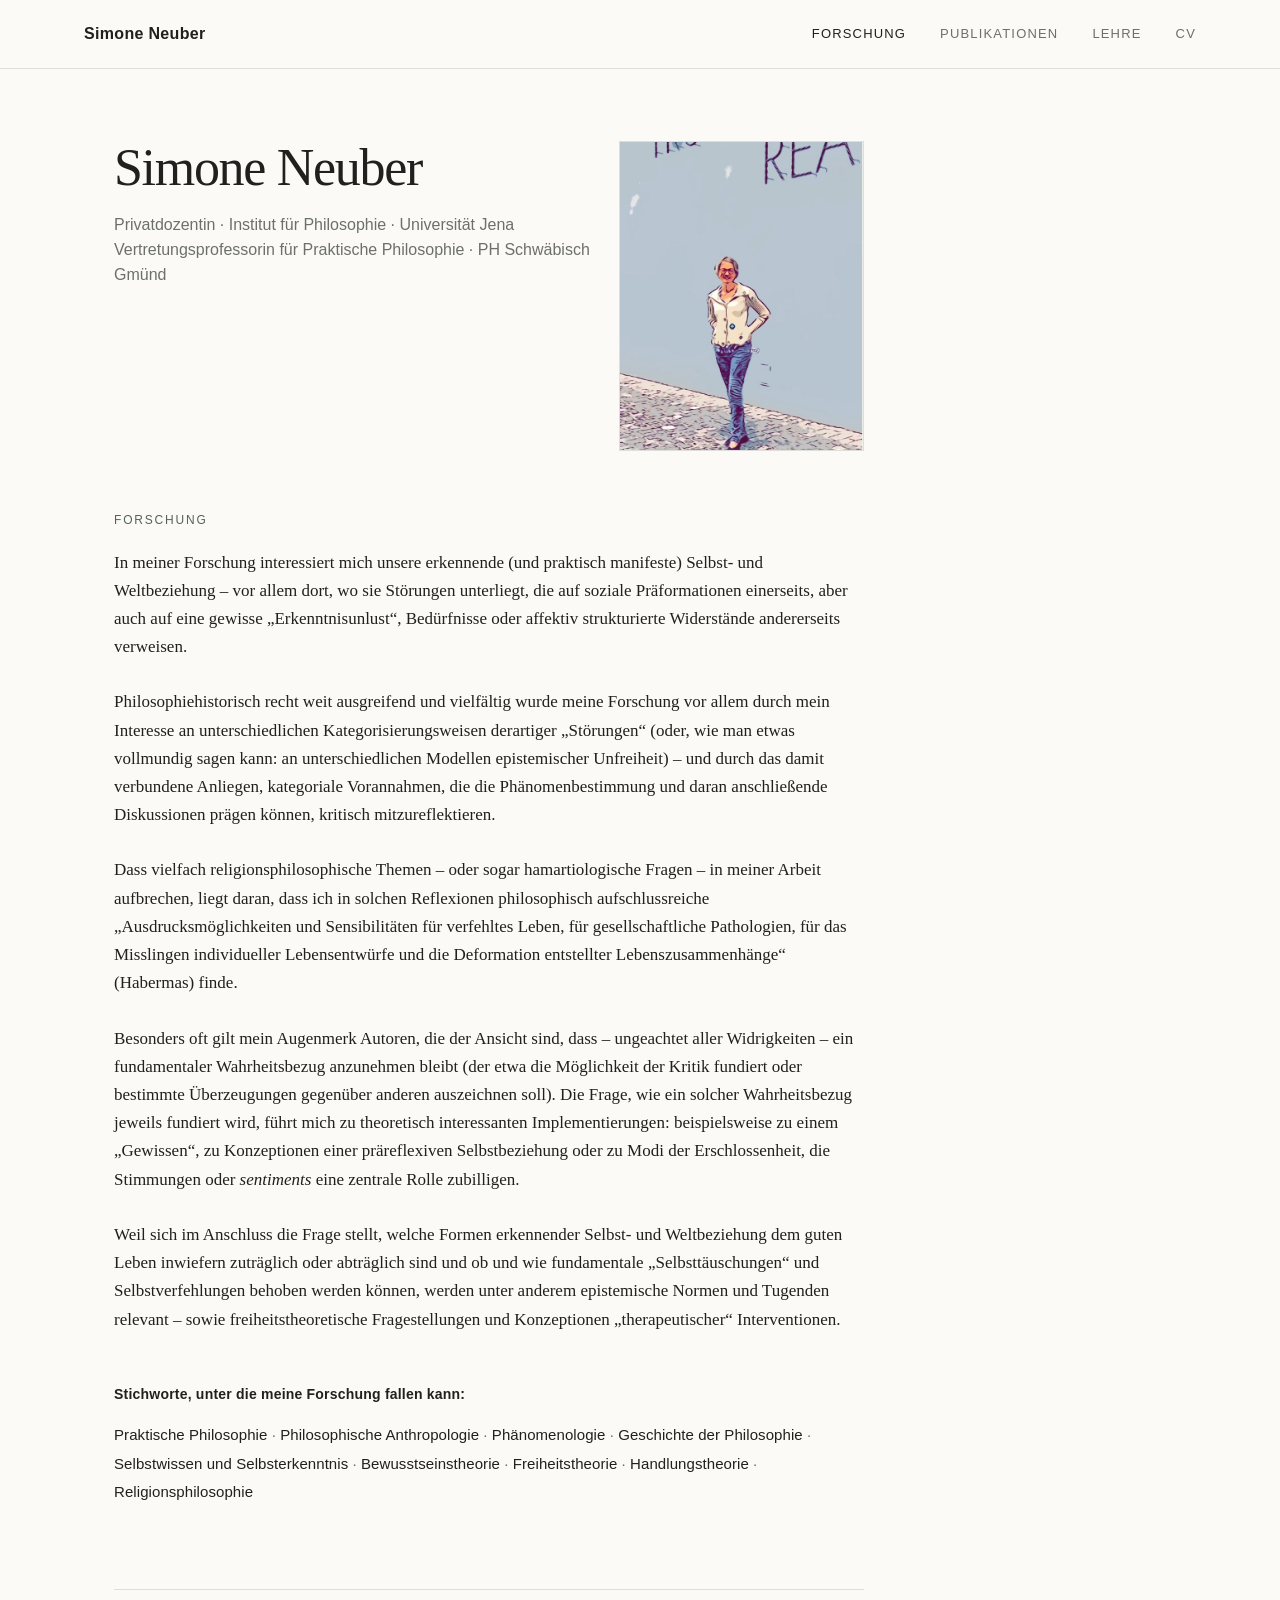
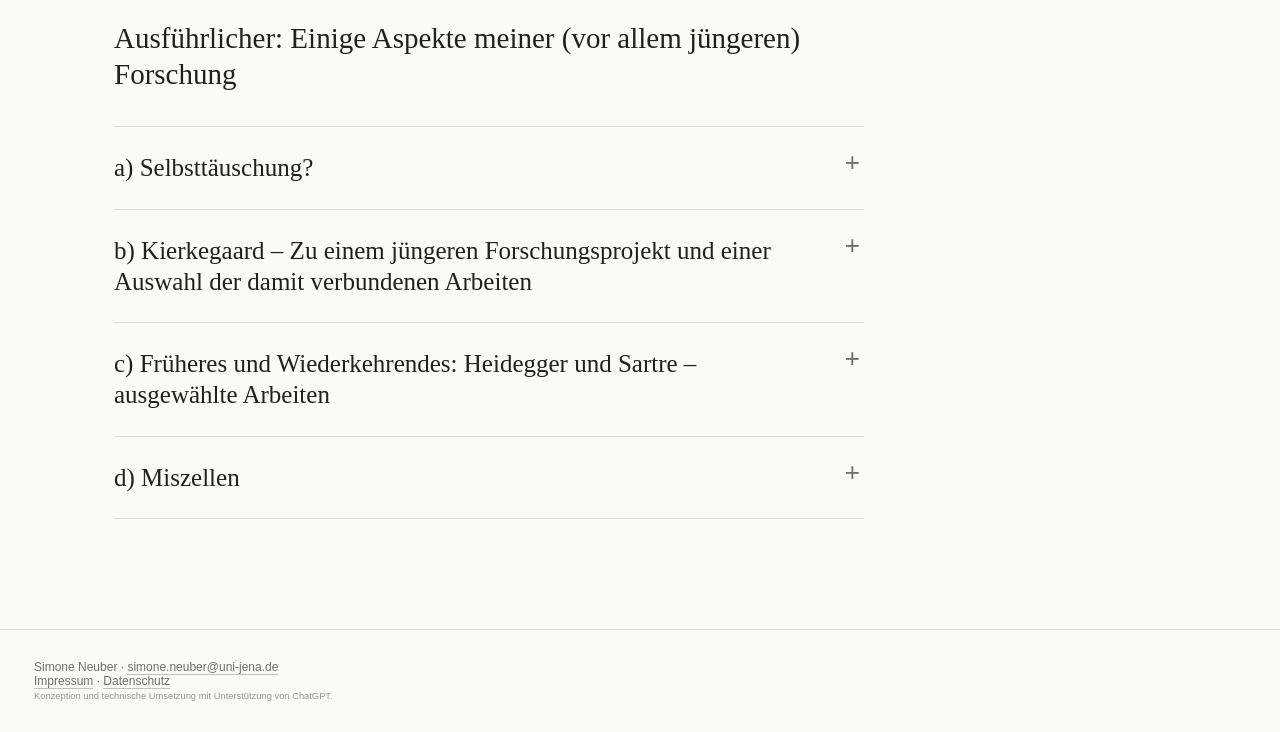
<file: index.html>
<!DOCTYPE html>
<html lang="de"><head><meta charset="utf-8"/><meta content="width=device-width,initial-scale=1" name="viewport"/><title>Simone Neuber · Philosophie</title><meta content="Simone Neuber – Forschung, Publikationen, Lehre und akademischer Lebenslauf." name="description"/><meta content="Simone Neuber" name="author"/><link rel="canonical" href="https://simone-neuber.de/"/><script type="application/ld+json">{"@context":"https://schema.org","@type":"Person","name":"Simone Neuber","url":"https://simone-neuber.de/","jobTitle":"Philosophin","sameAs":["https://uni-jena.academia.edu/SimoneNeuber"]}</script><meta content="light" name="color-scheme"/><link href="styles.css" rel="stylesheet"/></head><body><header><div class="nav"><div class="name">Simone Neuber</div><nav><a aria-label="Forschung" class="active" data-page="research" href="#research">Forschung</a><a aria-label="Publikationen" data-page="publications" href="#publications">Publikationen</a><a aria-label="Lehre" data-page="teaching" href="#teaching">Lehre</a><a aria-label="CV" data-page="cv" href="#cv">CV</a></nav></div></header><section class="page active" id="research">
<section class="hero"><div><h1>Simone Neuber</h1><div class="position">Privatdozentin · Institut für Philosophie · Universität Jena<br/>Vertretungsprofessorin für Praktische Philosophie · PH Schwäbisch Gmünd</div></div><div class="portrait"><img alt="Porträt von Simone Neuber" src="assets/portrait.png" style="width:100%;height:100%;object-fit:cover;object-position:center;border:0"/></div></section>
<main><article class="article"><div class="eyebrow">Forschung</div>
<p>In meiner Forschung interessiert mich unsere erkennende (und praktisch manifeste) Selbst- und Weltbeziehung – vor allem dort, wo sie Störungen unterliegt, die auf soziale Präformationen einerseits, aber auch auf eine gewisse „Erkenntnisunlust“, Bedürfnisse oder affektiv strukturierte Widerstände andererseits verweisen.</p>
<p>Philosophiehistorisch recht weit ausgreifend und vielfältig wurde meine Forschung vor allem durch mein Interesse an unterschiedlichen Kategorisierungsweisen derartiger „Störungen“ (oder, wie man etwas vollmundig sagen kann: an unterschiedlichen Modellen epistemischer Unfreiheit) – und durch das damit verbundene Anliegen, kategoriale Vorannahmen, die die Phänomenbestimmung und daran anschließende Diskussionen prägen können, kritisch mitzureflektieren.</p>
<p>Dass vielfach religionsphilosophische Themen – oder sogar hamartiologische Fragen – in meiner Arbeit aufbrechen, liegt daran, dass ich in solchen Reflexionen philosophisch aufschlussreiche „Ausdrucksmöglichkeiten und Sensibilitäten für verfehltes Leben, für gesellschaftliche Pathologien, für das Misslingen individueller Lebensentwürfe und die Deformation entstellter Lebenszusammenhänge“ (Habermas) finde.</p>
<p>Besonders oft gilt mein Augenmerk Autoren, die der Ansicht sind, dass – ungeachtet aller Widrigkeiten – ein fundamentaler Wahrheitsbezug anzunehmen bleibt (der etwa die Möglichkeit der Kritik fundiert oder bestimmte Überzeugungen gegenüber anderen auszeichnen soll). Die Frage, wie ein solcher Wahrheitsbezug jeweils fundiert wird, führt mich zu theoretisch interessanten Implementierungen: beispielsweise zu einem „Gewissen“, zu Konzeptionen einer präreflexiven Selbstbeziehung oder zu Modi der Erschlossenheit, die Stimmungen oder <em>sentiments</em> eine zentrale Rolle zubilligen.</p>
<p>Weil sich im Anschluss die Frage stellt, welche Formen erkennender Selbst- und Weltbeziehung dem guten Leben inwiefern zuträglich oder abträglich sind und ob und wie fundamentale „Selbsttäuschungen“ und Selbstverfehlungen behoben werden können, werden unter anderem epistemische Normen und Tugenden relevant – sowie freiheitstheoretische Fragestellungen und Konzeptionen „therapeutischer“ Interventionen.</p>
<div class="keywords-label">Stichworte, unter die meine Forschung fallen kann:</div><div class="keywords"><span>Praktische Philosophie</span><span>Philosophische Anthropologie</span><span>Phänomenologie</span><span>Geschichte der Philosophie</span><span>Selbstwissen und Selbsterkenntnis</span><span>Bewusstseinstheorie</span><span>Freiheitstheorie</span><span>Handlungstheorie</span><span>Religionsphilosophie</span></div><h2 class="major">Ausführlicher: Einige Aspekte meiner <span>(vor allem jüngeren)</span> Forschung</h2><details class="research-detail"><summary>a) Selbsttäuschung?</summary><div class="detail-body"><p>Eigentlich wollte ich mit meiner Habilitationsschrift zur aktuellen Debatte um die „Rätsel der Selbsttäuschung“ beitragen – aus Sartre’scher Perspektive. Der Plan war in gewisser Weise aporetisch: Denn wenn Sartres Konzeption der <em>mauvaise foi</em> ernst genommen wird, ist sein Beitrag zur Debatte <em>revisionistisch</em>, weil Sartre meint, dass der konzeptuelle Rahmen der <span class="nowrap">(Fremd-)Täuschung</span>, des Betrugs oder der willentlichen Illusionen die Sache verfehlt. Zu der Sache selbst führt aus Sartres Perspektive einzig der kategoriale Rahmen des „Glaubens“ – oder eben der <em>mauvaise foi</em>.</p><p>Liest man Sartre als jemanden, der in der Sache – wenn auch nicht „historisch“ – kategoriale Bedenken gegenüber der gegenwärtigen Debatte artikuliert, zeigt sich beim Blick auf die Tradition, dass er in guter Gesellschaft ist; paradoxerweise gerade dort, wo die aktuelle Forschungsliteratur zunehmend ihr Phänomen – oder etwas zu ihrer Phänomenfamilie Gehöriges – zu finden scheint. Der kategoriale Zugriff durch das Raster der rätselhaften „Selbsttäuschung“ erweist sich dabei als reichlich problematisches Aktualisierungsmedium: Bei der Einverleibung geht vielfach gerade das kritische Potential der historischen Autoren verloren, durch das sie weniger zur Debatte beitragen als diese vielmehr – durchaus im Sinne Sartres, wenn auch auf je eigene Weise – problematisieren und bereichern können.</p><p>Aus dem geplanten systematischen Beitrag zu den „Rätseln der Selbsttäuschung“ wurde so eine <em>„Dekonstruktion einer […] Debatte aus historischer Perspektive“</em>, die den Sartre’schen Impuls eines „Durchdenk die Sache doch mal so!“ bei einer Reihe von Autoren auf je eigene Weise wiederfindet. Augustinus bringt mit seiner <em>seductio sui</em> ein dynamisch konstituiertes verkehrtes Selbstverhältnis ins Spiel, bei dem sich das Subjekt durch eine „falsche Imagination“, wie es Schelling später nennen wird, so von der Wahrheit wegführt, dass es den „Sündenfall“ in gewisser Weise immer wieder neu performativ vollzieht. (Das klingt anachronistisch und vielleicht eher kierkegaardianisch – aber derartiges blitzt tatsächlich schon bei Augustinus auf!) Kant wirbt mit seiner „inneren Lüge“ für eine bestimmte Form mangelhafter Gewissenhaftigkeit; Pierre Nicoles <em>illusions</em> sind so stark von sozialen Dynamiken getragen, dass sie sich kaum sinnvoll als „Selbsttäuschung“ ansprechen lassen. Und Pascal denkt viel zu verstockungstheoretisch, um Raum für Dynamiken des Sich-selbst-Täuschens zu lassen.</p><p>Genuinere „Selbsttäuschungsdenker“ – wenn auch mit einem eigentümlich weiten Phänomenverständnis – kommen ebenfalls zu Wort: etwa Daniel Dyke, dem wir den ersten systematischen Traktat zu einem ausdrücklich als <em>self-deceit</em> gefassten Phänomen aus dem Jahr 1614 zu verdanken haben und der im Hintergrund der ersten deutschsprachigen Selbstbetrugs- und Selbsttäuschungs-Debatten im 18. Jahrhundert steht. Diese Debatten rekonstruiere ich in groben Zügen und zeichne damit zugleich nach, welche theoretischen Widerstände die Rede von einem wörtlich gemeinten „Selbstbetrug“ zunächst hervorgerufen hat. Bei Wieland wird ihre Diskussion denn auch mit spitzer Ironie in „eine hübsche Gesellschaft“ verlegt, „wo diese Materie, mit aller Seichtigkeit […] durchgebeutelt wurde“. Umso bemerkenswerter ist, wie selbstverständlich sich die Kategorie heute auf sehr viel ältere und durchaus heterogene Phänomene zurückprojizieren lässt.</p><div class="pub-label">Damit verbundene Arbeiten (Auswahl)</div><p><em>Selbsttäuschung. Dekonstruktion einer (moral-)philosophischen Debatte aus historischer Perspektive</em> (Tübingen, 2025).</p><p>„Würdewidrig und Grund des Bösen? Kant zur inneren Lüge“ (<em>Kant-Studien</em>, 2026).</p><p>„Deceiving oneself into faith? – On Pascal’s regimen and its implied conditions of success“ (<em>Neue Zeitschrift für Systematische Theologie und Religionsphilosophie,</em> 2023)</p></div></details><details class="research-detail"><summary>b) Kierkegaard – Zu einem jüngeren Forschungsprojekt und einer Auswahl der damit verbundenen Arbeiten</summary><div class="detail-body"><p>Sofern Kierkegaard mit seinem pseudonymen Werk die Programmatik eines <em>Hineintäuschens in das Wahre</em> verbindet, das aus einem umfassenden „Sinnentrug“ befreien soll, führt meine Auseinandersetzung mit ihm – die von der Fritz Thyssen Stiftung gefördert wurde – in gewisser Weise die Faszination fort, die das obige Projekt angetrieben hat. Doch verschieben sich die Akzente.</p><p>„Selbstverhältnisse dies- und jenseits des Ärgernisses“ (<em>Neue Zeitschrift für Systematische Theologie und Religionsphilosophie</em>, 2026). Kierkegaard ist durch seinen Schreibstil für viele ein recht ärgerlicher Autor. Er ist auch einer, der das „Ärgernis“ als affektiven Abstoßeffekt des absoluten Paradoxes der Christologie zu einer zentralen Kategorie macht. Selig ist, wer in „die Möglichkeit des Ärgernisses“ gestellt ist – und sich nicht ärgert.</p><p>Mich interessiert in diesem Text, ob Kierkegaard theoretisch (und nicht nur exegetisch) gute Gründe hat, diese Disjunktion aus Ärgernis-Nehmen und Nicht-Ärgernis-Nehmen anzubieten (was ich durch eine Analyse der praktischen Identität der sogenannten „ethischen Existenz“ und einer bestimmten Konzeption der „Zusage“ bejahe). Die sehr Kierkegaard-immanente Frage führt auf direktem Weg zu systematisch relevanten Fragen: etwa nach der Möglichkeit einer grundlegenden Transformation praktischer Selbstverhältnisse oder zu der Frage, wie Freiheit gedacht werden muss, wenn „Gnade“ in ihre Bedingungen eingeht, ohne die Struktur der Freiheit als Selbstbestimmtheit zu kompromittieren.</p><p>„Ethik für Unsterbliche – ‚Offenbarwerden‘ als Arbeit am ultimativen Bewusstsein“ (<em>Kierkegaard Studies Yearbook</em>, 2025). Heidegger wird immer wieder mit Kierkegaard in Verbindung gebracht, sofern auch dieser dem Tod existenztransformative Kraft bescheinige. Ich schlage eine andere Lektüre vor: Bei Kierkegaard trägt nicht der Tod, sondern der Gedanke der Unsterblichkeit – genauer: eines göttlichen Endgerichts – die transformative Last. Mit ihm verbindet sich die Dringlichkeit, bereits in der Zeit als jene Verantwortungseinheit zu existieren, als welche jeder Einzelne ultimativ angeschaut wird. „Offenbarwerden“ bezeichnet dann die Arbeit an einem solchen „ultimativen Bewusstsein“ – und damit zugleich eine eigentümliche Konzeption praktischer Identität, in der die Frage, wer ich bin und sein soll, von der Frage nach demjenigen, als der ich mich zu verantworten habe, nicht zu trennen ist.</p><p>„Kierkegaards Angst-Abhandlung als ‚gottesfürchtige Satire‘“ (<em>Kierkegaard Studies Yearbook</em>, 2023). Hier gehe ich den eigentlich recht offensichtlichen ironischen Brechungen der berühmten Angst-Schrift nach. Nimmt man sie ernst, wird der theoretische Beitrag ihres ersten Kapitels subversiv gebrochen: Er ist keine „neutrale“ Theorie einer Aporie der Freiheit – sprich: des „Sündenfalls“ –, sondern die Selbstauskunft eines von tiefer Angst vor dem Guten und Bösen Gezeichneten, der durch die Art seines theoretischen Entwurfs (und indem er überhaupt zu diesem anhebt) die auf sich geladene Schuld von sich weist. <em>Der Begriff Angst</em> wird dadurch nicht weniger theoretisch faszinierend. Doch verschiebt sich die Pointe der Schrift.</p></div></details><details class="research-detail"><summary>c) Früheres und Wiederkehrendes: Heidegger und Sartre – ausgewählte Arbeiten</summary><div class="detail-body"><p>Heidegger war Gegenstand meiner Magisterarbeit, deren Kurzform – „Alle Wege führen zu Kant. Heideggers Vorlesung ‚Die Frage nach dem Ding‘ und die Programmatik einer ‚aneignenden Verwandlung‘ Kants“ – zu meiner ersten wissenschaftlichen Publikation wurde.</p><p>In einer neueren Arbeit zum einhundertsten Jubiläum von <em>Sein und Zeit</em> (für ein Sonderheft der <em>Deutschen Zeitschrift für Philosophie</em>) versuche ich, mit geburtstagsfreundlichem Wohlwollen meine früheren Lektüreeindrücke zu revidieren und einer zunächst eher ärgerlichen Zirkularität von Heideggers Gewissenskonzeption eine strukturelle Stimmigkeit einzuzeichnen. Dabei profitiere ich unter anderem von meinen jüngeren Arbeiten zu Zirkelstrukturen bei Kierkegaard.</p><p>Neben Heidegger ist Sartre ein immer wiederkehrender Gesprächspartner. Seine Konzeption eines präreflexiven Selbstbezugs habe ich in „Sartre über präreflexives Bewusstsein. Eine kritische Relektüre“ (<em>Konzepte</em>, 2017) untersucht. Die strukturelle Fruchtbarkeit seiner eigentümlichen Unterscheidung von (deskriptiver) Ontologie und (explanatorischer) Metaphysik, der ich in „Weltbegriff und Metaphysik in <em>Das Sein und das Nichts</em>“ (<em>Phänomenologische Metaphysik</em>, 2020) unter anderem nachgegangen bin, habe ich jüngst unerwartet in einer Arbeit zu Kierkegaard wiederentdeckt.</p><p>Die Arbeit „Determined to act. On the structural place of acting in Sartre’s ontology of subjectivity“ (<em>The Routledge Handbook of Phenomenology of Agency</em> 2020) mag ich, weil ich dort Sartres eigentümliche Konzeption des <em>néant</em> und einige der erstaunlich weitreichenden systematischen Erwartungen aufschlüssle, die er mit ihr verbindet. Besonders interessiert mich dabei Sartres Versuch zu erklären, warum Bewusstsein wesentlich handelndes Bewusstsein ist. Neben der setzenden Intentionalität des Gegenstandsbezugs lässt sich bei ihm eine projektive Intentionalität rekonstruieren: Bewusstsein entwirft in einer Art „Kurzschluss-Projektion“ einen Wert, wobei dieser Entwurf sich immer schon als praktisches Engagement in seine versuchte Verwirklichung vollzieht. Diese projektive Intentionalität prägt wiederum, wie uns die Welt begegnet: nicht als Welt bloßer Gegenstände, sondern als eine Welt von Aufgaben, Aufforderungen und Möglichkeiten des Handelns. Sartres Konzeption des Handelns wird so aus dem Horizont seiner Ontologie heraus entwickelt.</p></div></details><details class="research-detail"><summary>d) Miszellen</summary><div class="detail-body"><p>Kann man philosophisch zu Luther publizieren? Durchaus, vor allem wenn es um das Verhältnis von Sollen und Können geht – und wenn der persistente Eindruck zu revidieren ist, Luther sei ein vehementer Kontrahent der These „Sollen impliziert Können“. Tatsächlich bestreitet Luther diese These nicht, sondern vertritt sie leidenschaftlich. Denn sie aufzugeben – „Was ist das anderes, als aus Gott einen Tyrannen und Schinder (<em>tyrannum et carnificem</em>) zu machen, der von uns fordert, was wir nicht leisten können?“ (nach Kleinknecht, WA 40/1, 227, 19 f.)</p><p>Allerdings kennt Luther verschiedene Formen des „Gebrauchs“ eines „Sollens“: etwa einen, der – mit gleichsam didaktischer Funktion und als wäre er „quaedam Ironia seu irrisio“ (WA 40/1, 425, 32.28) – den Einzelnen gerade seines Unvermögens überführen soll. Mit dieser Fokussierung ficht Luther die These „Sollen impliziert Können“ nicht an. Vielmehr ist die Einführung dieses besonderen Gebrauchs an die These gebunden, dass ein gewöhnliches <em>Sollen</em> ein <em>Können</em> impliziert. Das zeige ich in „Geforderte Ohnmacht? Luther über ‚Sollen impliziert Können‘“ (<em>Neue Zeitschrift für Systematische Theologie und Religionsphilosophie</em>, 2021).</p></div></details></article></main></section><section class="page" id="publications"><div class="pub-wrap"><article class="pub-article"><div class="eyebrow">Publikationen</div><h1 class="pub-title">Verzeichnis meiner bereits erschienenen Arbeiten</h1>
<section class="pub-section"><h2>Monographien</h2>
<div class="pub-entry no-num"><p><em>Selbsttäuschung. Dekonstruktion einer (moral-)philosophischen Debatte aus historischer Perspektive</em>, Tübingen 2026. <span class="pub-note">[Habilitationsschrift, 657 Seiten]</span></p></div>
<div class="pub-entry no-num"><p><em>Scheinbeziehungen. Von Scheingefühlen und anderen Scheinproblemen der analytischen Ästhetik</em>, Münster 2013. <span class="pub-note">[Dissertation, ca. 350 Seiten]</span></p></div></section>
<section class="pub-section"><h2>Herausgeberschaft</h2><div class="pub-entry no-num"><p><em>Das Bild als Denkfigur. Funktionen des Bildbegriffs in der Geschichte der Philosophie</em>, Paderborn 2010 (zusammen mit Roman Veressov).</p></div></section>
<section class="pub-section"><h2>Zeitschriftenbeiträge</h2><div class="pub-subhead">Wissenschaftliche Aufsätze (peer-reviewed)</div>
<div class="pub-entry"><div class="pub-num">13.</div><p>„Selbstverhältnisse dies- und jenseits des Ärgernisses. Zu möglichen Pointen einer zirkulären Struktur bei Kierkegaard“, in: <em>Neue Zeitschrift für Systematische Theologie und Religionsphilosophie</em> 68 (2026), 1–27.</p></div>
<div class="pub-entry"><div class="pub-num">12.</div><p>„Würdewidrig und Grund des Bösen? Kant zur inneren Lüge“, in: <em>Kant-Studien</em> 117 (2026), 46–73.</p></div>
<div class="pub-entry"><div class="pub-num">11.</div><p>„Ethik für Unsterbliche – ‚Offenbarwerden‘ als Arbeit am ultimativen Bewusstsein“, in: <em>Kierkegaard Studies Yearbook</em> 30 (2025), 145–176.</p></div>
<div class="pub-entry"><div class="pub-num">10.</div><p>„Kierkegaards Angst-Abhandlung als ‚gottesfürchtige Satire‘“, in: <em>Kierkegaard Studies Yearbook</em> 28 (2023), 28–58.</p></div>
<div class="pub-entry"><div class="pub-num">9.</div><p>„Deceiving oneself into faith? – On Pascal’s regimen and its implied conditions of success“, in: <em>Neue Zeitschrift für Systematische Theologie und Religionsphilosophie</em> 65 (2023), 1–14.</p></div>
<div class="pub-entry"><div class="pub-num">8.</div><p>„Geforderte Ohnmacht? Luther über ‚Sollen impliziert Können‘“, in: <em>Neue Zeitschrift für Systematische Theologie und Religionsphilosophie</em> 63 (2021), 1–18.</p></div>
<div class="pub-entry"><div class="pub-num">7.</div><p>„Sünde als Selbsttäuschung? Von Tücke, Trotz und anderen epistemischen Widrigkeiten“, in: <em>Kerygma und Dogma</em> 67 (2021), 3–29.</p></div>
<div class="pub-entry"><div class="pub-num">6.</div><p>„Latent moods in Heidegger and Sartre: from being assailed by moods to not conceding to (some) moods that assail us“, in: <em>Philosophia</em> 45 (2017), 1563–1574.</p></div>
<div class="pub-entry"><div class="pub-num">5.</div><p>„Self-awareness and self-deception: a Sartrean perspective“, in: <em>Continental Philosophy Review</em> 49 (2016), 485–507.</p></div>
<div class="pub-entry"><div class="pub-num">4.</div><p>„Die Verhexung des Bewusstseins seiner selbst. Sartre und skeptische Traumargumente“, in: <em>International Yearbook for Hermeneutics</em> 14 (2015), 92–121.</p></div>
<div class="pub-entry"><div class="pub-num">3.</div><p>„Evaluative beliefs in a thought theoretical framework? A proposal for non-positing epistemic states“, in: <em>Estetika</em> 52 (2015), 23–38.</p></div>
<div class="pub-entry"><div class="pub-num">2.</div><p>„Als ob’s Gefühle wären. Warum auf Fikta bezogene und durch diese individuierte Gefühle dennoch keine als-ob-Gefühle sind“, in: <em>Kodikas/Code – Ars Semiotika</em> 34.3–4 (2014).</p></div>
<div class="pub-entry"><div class="pub-num">1.</div><p>„Morally corrupt aesthetic pleasure?“, in: <em>The Journal of Aesthetic Education</em> 48 (2014), 91–108.</p></div>
<div class="pub-subhead">Sammelrezensionen</div>
<div class="pub-entry"><div class="pub-num">4.</div><p>„Schattenwürfe der Transparenz. Klares und Undurchsichtiges zum Thema <em>Selbstwissen</em>“, in: <em>Philosophische Rundschau</em> 63 (2016), 60–94.</p></div>
<div class="pub-entry"><div class="pub-num">3.</div><p>„Phänomenologie und Wahrnehmung“, in: <em>Philosophische Rundschau</em> 60 (2015), 299–335.</p></div>
<div class="pub-entry"><div class="pub-num">2.</div><p>„Probleme der analytischen Ästhetik II: Darstellung, Bild und Einbildung“, in: <em>Philosophische Rundschau</em> 59 (2013), 323–347.</p></div>
<div class="pub-entry"><div class="pub-num">1.</div><p>„Probleme der analytischen Ästhetik I: Die Fiktum-Faktum-Kluft und deren Konsequenzen“, in: <em>Philosophische Rundschau</em> 58 (2013), 217–235.</p></div></section>
<section class="pub-section"><h2>Beiträge in Sammelbänden</h2><div class="pub-subhead">Peer-reviewed</div>
<div class="pub-entry"><div class="pub-num">15.</div><p>„Determined to act. On the structural place of acting in Sartre’s ontology of subjectivity“, in: Christopher Erhard &amp; Tobias Keiling (Hrsg.), <em>Routledge Handbook on the Phenomenology of Agency</em>, London 2020, 134–146.</p></div>
<div class="pub-subhead">Weitere Beiträge</div>
<div class="pub-entry"><div class="pub-num">14.</div><p>„Erschütterungen, wo ‚alles Beredtheit‘ ist“, in: <em>Die (Un)Sichtbarkeit der Toten</em>, herausgegeben von Tobias Hack, Malte Dominik Krüger und Dirk Pörschmann, Heidelberg 2026, 45–61.</p></div>
<div class="pub-entry"><div class="pub-num">13.</div><p>„Ein <em>animal rationale habens cor fingens</em>? Philosophische Exkurse zur Imagination an einem philosophisch ungewöhnlichen Leitfaden“, in: Walter Ötsch (Hrsg.), <em>Das Imaginative der Politischen Ökonomie</em>, Marburg 2024 (Band 15 der Reihe <em>Kritische Studien zu Markt und Gesellschaft</em>), 32–58.</p></div>
<div class="pub-entry"><div class="pub-num">12.</div><p>„Epistemische Unfreiheit und ihr Anderes im Ausgang von Kierkegaard“, in: Ryu Okazaki (Hrsg.), <em>Religionsphilosophie in und nach der Klassischen Deutschen Philosophie</em>, Berlin 2024, 225–243.</p></div>
<div class="pub-entry"><div class="pub-num">11.</div><p>„Kraft und Ohnmacht des <em>Als-Ob</em>. Anmerkungen zu Pascal“, in: Malte Dominik Krüger (Hrsg.), <em>Religion, Fiktion, Wirklichkeit</em>, Leipzig 2021.</p></div>
<div class="pub-entry"><div class="pub-num">10.</div><p>„Wer lässt sein Subjekt staunen? Thesen zu einer Art des Staunens in der (philosophischen) Theoriebildung“, in: Timo Kehren, Carolin Krahn, Georg Oswald und Christoph Poetsch (Hrsg.), <em>Staunen. Perspektiven eines Phänomens zwischen Natur und Kultur</em>, Paderborn 2019, 57–77.</p></div>
<div class="pub-entry"><div class="pub-num">9.</div><p>„Göttliche Fluchtlinien im Selbstbezug? Sartre über Selbstbewusstsein, Negativität und das Reale“, in: Rodolphe Calin, Tobias Dangel und Roberto Vinco (Hrsg.), <em>Die Tradition der Negativen Theologie in der deutschen und französischen Philosophie</em>, Heidelberg 2018, 199–230.</p></div>
<div class="pub-entry"><div class="pub-num">8.</div><p>„Sartre über präreflexives Bewusstsein. Eine kritische Relektüre“, in: Gunnar Hindrichs (Hrsg.), <em>Konzepte Band 3: Bewusstsein</em>, Frankfurt 2017, 47–100.</p></div>
<div class="pub-entry"><div class="pub-num">7.</div><p>„Kunstbefremdung“, in: Werner Fitzner (Hrsg.), <em>Kunst und Fremderfahrung. Verfremdungen, Affekte, Entdeckungen</em>, Bielefeld 2016, 141–158.</p></div>
<div class="pub-entry"><div class="pub-num">6.</div><p>„Vom logischen Selbstmord, dem Wert des absurden Lebens und Camus’ Logik bis zu deren Tode“, in: Laura Böckmann, Andrée Gerland, Malin Elsen und Karin Amos (Hrsg.), <em>Per Absurdum. Das Absurde als Lebensentwurf und Denkmodell. 11 Versuche</em>, Münster 2016, 92–112.</p></div>
<div class="pub-entry"><div class="pub-num">5.</div><p>„Wie spricht es sich eigentlich? Heidegger zum Ich-Gebrauch“, in: Tobias Keiling (Hrsg.), <em>Heidegger in Marburg</em>, Frankfurt 2013, 39–56.</p></div>
<div class="pub-entry"><div class="pub-num">4.</div><p>„How depictive representations mandate pretense by being recognised in terms of what they depict“, in: <em>Proceedings of the European Society of Aesthetics</em> (2013).</p></div>
<div class="pub-entry"><div class="pub-num">3.</div><p>„Versuch einer einleitenden historisch-systematischen Rekonstruktion“, in: Simone Neuber und Roman Veressov (Hrsg.), <em>Das Bild als Denkfigur. Funktionen des Bildbegriffs in der Geschichte der Philosophie</em>, Paderborn 2010, 7–33.</p></div>
<div class="pub-entry"><div class="pub-num">2.</div><p>„Kant – Das Bild empirischer Erkenntnis“, in: Simone Neuber und Roman Veressov (Hrsg.), <em>Das Bild als Denkfigur. Funktionen des Bildbegriffs in der Geschichte der Philosophie</em>, Paderborn 2010, 123–139.</p></div>
<div class="pub-entry"><div class="pub-num">1.</div><p>„Alle Wege führen zu Kant. Heideggers Vorlesung ‚Die Frage nach dem Ding‘ und die Programmatik einer ‚aneignenden Verwandlung‘ Kants“, in: Bärbel Frischmann (Hrsg.), <em>Sprache – Dichtung – Philosophie. Heidegger und der Deutsche Idealismus</em>, Freiburg 2010, 174–190.</p></div></section>
<section class="pub-section"><h2>Handbuchbeiträge</h2>
<div class="pub-entry"><div class="pub-num">2.</div><p>„Weltbegriff und Metaphysik in <em>Das Sein und das Nichts</em>“, in: Tobias Keiling (Hrsg.), <em>Phänomenologische Metaphysik</em>, Tübingen 2020, 201–223.</p></div>
<div class="pub-entry"><div class="pub-num">1.</div><p>„Beauty“, in: Hans-Rainer Sepp und Lester Embree (Hrsg.), <em>Handbook of Phenomenological Aesthetics</em>, Dordrecht 2010, 33–40.</p></div></section>

</article></div></section><section class="page" id="teaching"><div class="teaching-wrap"><article class="teaching-article">
<div class="eyebrow">Lehre</div><h1 class="teaching-title">Eigenständige und kooperative Lehrveranstaltungen</h1>
<section class="teaching-section"><h2>Veranstaltungen der letzten Jahre</h2><div class="teaching-places">Schwäbisch Gmünd · Notre Dame · Tübingen · Jena · HfPol</div>
<ul class="course-list">
<li><span class="course-title">Regeln</span><span class="course-meta">PH Schwäbisch Gmünd · WiSe 2026/27</span></li>
<li><span class="course-title">Skizzen der (Un-)Freiheit</span><span class="course-meta">PH Schwäbisch Gmünd · WiSe 2026/27</span></li>
<li><span class="course-title">Deep Reading – Ein philosophisches Muskeltraining</span><span class="course-meta">PH Schwäbisch Gmünd · WiSe 2026/27</span></li>
<li><span class="course-title">Einführung in die „Buchreligionen“</span><span class="course-meta">PH Schwäbisch Gmünd · WiSe 2026/27</span></li>
<li><span class="course-title">Eine kleine Einführung in die philosophische Ethik</span><span class="course-meta">PH Schwäbisch Gmünd · SoSe 2026</span></li>
<li><span class="course-title">Vom Sinn des Lebens und anderen „großen Fragen“</span><span class="course-meta">PH Schwäbisch Gmünd · SoSe 2026</span></li>
<li><span class="course-title">Ihre Zeit in Gedanken erfasst – philosophische Reflexionen anhand von aktuellen Schlagzeilen und Titelthemen</span><span class="course-meta">PH Schwäbisch Gmünd · SoSe 2026</span></li>
<li><span class="course-title">Menschenbilder – Eine Einführung in die philosophische Anthropologie</span><span class="course-meta">PH Schwäbisch Gmünd · SoSe 2026</span></li>
<li><span class="course-title">Kritisches Denken</span><span class="course-meta">PH Schwäbisch Gmünd · WiSe 2025/26</span></li>
<li><span class="course-title">Freiheit (unter anderem der Meinungsäußerung)</span><span class="course-meta">PH Schwäbisch Gmünd · WiSe 2025/26</span></li>
<li><span class="course-title">Einführung in die politische Philosophie</span><span class="course-meta">PH Schwäbisch Gmünd · WiSe 2025/26</span></li>
<li><span class="course-title">Wertschätzung – eine theoriegeleitete Selbsterfahrung</span><span class="course-meta">PH Schwäbisch Gmünd · WiSe 2025/26</span></li>
<li><span class="course-title"><em>Angriff ist die beste Verteidigung</em> und <em>Der Teufel ist ein Eichhörnchen</em>. Die sprichwortgewordene Alltagsmoral auf dem Prüfstand</span><span class="course-meta">PH Schwäbisch Gmünd · SoSe 2025 &amp; WiSe 2026/27</span></li>
<li><span class="course-title">Bist Du sicher? Zu den philosophischen Dimensionen dieser Frage</span><span class="course-meta">PH Schwäbisch Gmünd · SoSe 2025</span></li>
<li><span class="course-title">Warum soll ich eigentlich welcher Regel wie folgen?</span><span class="course-meta">PH Schwäbisch Gmünd · SoSe 2025</span></li>
<li><span class="course-title">Liebe</span><span class="course-meta">PH Schwäbisch Gmünd · SoSe 2025</span></li>
<li><span class="course-title">Meinungsverschiedenheiten aus philosophischer Perspektive</span><span class="course-meta">Hauptseminar · Jena · WiSe 2024/25</span></li>
<li><span class="course-title">Über Lüge und Wahrhaftigkeit</span><span class="course-meta">Hauptseminar · Jena · SoSe 2024</span></li>
<li><span class="course-title">Self-Deception and Sincerity</span><span class="course-meta">Notre Dame · WiSe 2023</span></li>
<li><span class="course-title">Kierkegaard. <em>Die Krankheit zum Tode</em></span><span class="course-meta">Übung · Tübingen · SoSe 2023</span></li>
<li><span class="course-title">Hass</span><span class="course-meta">Hauptseminar · Jena · SoSe 2023</span></li>
<li><span class="course-title">Grundprobleme der Ethik II</span><span class="course-meta">Vorlesung · HfPol · SoSe 2023 &amp; 2024</span></li>
<li><span class="course-title">Ethik der Verletzlichkeit</span><span class="course-meta">Hauptseminar · Tübingen · WiSe 2022/23</span></li>
<li><span class="course-title">Das Böse in der Philosophie</span><span class="course-meta">Proseminar · Jena · WiSe 2022/23</span></li>
<li><span class="course-title">Grundprobleme der Ethik I</span><span class="course-meta">Vorlesung · HfPol · WiSe 2022/23 &amp; 2023/24</span></li>
<li><span class="course-title">Kierkegaard. Eine Annäherung anhand zentraler Probleme</span><span class="course-meta">Hauptseminar · Tübingen · SoSe 2022</span></li>
<li><span class="course-title">Hineintäuschen in das Wahre – zu Kierkegaards Methode</span><span class="course-meta">Hauptseminar · Jena · SoSe 2022</span></li>
<li><span class="course-title">Macht Wahrheit Freiheit – Grundlagen und Hemmnisse epistemischer Freiheit</span><span class="course-meta">Hauptseminar · Tübingen · WiSe 2021/22</span></li>
</ul></section>
<section class="teaching-section earlier"><h2>Frühere Veranstaltungen</h2><div class="teaching-places">Basel · Heidelberg · Freiburg · Tübingen</div>
<h3>Fortgeschrittenenseminar</h3><ul class="course-list"><li><span class="course-title">Subjektivität und Endlichkeit – Heidegger und Levinas</span><span class="course-meta">Heidelberg · SoSe 2019 · mit Prof. Dr. Wenjing Cai, Shanghai</span></li></ul>
<h3>Hauptseminare</h3><ul class="course-list">
<li><span class="course-title">Klassische Positionen der Religionsphilosophie</span><span class="course-meta">Basel · SoSe 2021</span></li>
<li><span class="course-title">Kierkegaard. <em>Der Begriff Angst</em></span><span class="course-meta">Heidelberg · SoSe 2020</span></li>
<li><span class="course-title">Pascal. <em>Pensées</em></span><span class="course-meta">Heidelberg · WiSe 2019/20</span></li>
<li><span class="course-title">Kant. <em>Die Religion innerhalb der Grenzen der bloßen Vernunft</em></span><span class="course-meta">Heidelberg · WiSe 2018/19</span></li>
<li><span class="course-title">Schelling. <em>Über das Wesen der menschlichen Freiheit</em></span><span class="course-meta">Heidelberg · SoSe 2018</span></li>
<li><span class="course-title">(Ir)Rationalität</span><span class="course-meta">Heidelberg · SoSe 2017</span></li>
<li><span class="course-title">Kierkegaard. Freiheit, Angst, Verzweiflung</span><span class="course-meta">Heidelberg · WiSe 2016/17</span></li>
<li><span class="course-title">Sartre über Bewusstsein</span><span class="course-meta">Heidelberg · SoSe 2016</span></li>
<li><span class="course-title">Gewissen und Moralbegründung</span><span class="course-meta">Heidelberg · SoSe 2015</span></li>
<li><span class="course-title">Konzeptionen des Unbewussten aus philosophischer Perspektive</span><span class="course-meta">Heidelberg · WiSe 2014/15</span></li>
<li><span class="course-title">Kant. <em>Kritik der reinen Vernunft</em></span><span class="course-meta">Freiburg · SoSe 2014; Heidelberg · WiSe 2014/15</span></li>
<li><span class="course-title">Selbstbetrug als philosophisches Problem</span><span class="course-meta">Freiburg · WiSe 2013/14</span></li>
<li><span class="course-title">Husserl. <em>Ideen I</em></span><span class="course-meta">Heidelberg · SoSe 2013</span></li>
<li><span class="course-title">Martin Heidegger. <em>Grundprobleme der Phänomenologie</em></span><span class="course-meta">Heidelberg · SoSe 2012</span></li>
</ul>
<h3>Proseminare</h3><ul class="course-list">
<li><span class="course-title">Hegel. Der Begriff der Religion</span><span class="course-meta">Heidelberg · SoSe 2020</span></li>
<li><span class="course-title">Descartes. <em>Meditationes</em></span><span class="course-meta">Heidelberg · WiSe 2018/19</span></li>
<li><span class="course-title">Augustinus. <em>Confessiones</em></span><span class="course-meta">Heidelberg · SoSe 2018</span></li>
<li><span class="course-title">Kierkegaard. <em>Die Krankheit zum Tode</em></span><span class="course-meta">Heidelberg · WiSe 2017/18</span></li>
<li><span class="course-title">Schuld und Verantwortung</span><span class="course-meta">Heidelberg · SoSe 2017</span></li>
<li><span class="course-title">Augustinus. <em>Über den freien Willen</em></span><span class="course-meta">Heidelberg · WiSe 2015/16</span></li>
<li><span class="course-title">Streifzüge durch die Abgründe der menschlichen Natur. Von der französischen Moralistik zu Nietzsche</span><span class="course-meta">Heidelberg · SoSe 2015</span></li>
<li><span class="course-title">Erkenne Dich selbst!</span><span class="course-meta">Heidelberg · SoSe 2014</span></li>
<li><span class="course-title">Husserl. V. Logische Untersuchung</span><span class="course-meta">Heidelberg · WiSe 2012/13</span></li>
<li><span class="course-title">Husserl. Phantasie und Neutralität</span><span class="course-meta">Heidelberg · WiSe 2011/12</span></li>
<li><span class="course-title">Sartre. <em>Das Sein und das Nichts</em></span><span class="course-meta">Heidelberg · WiSe 2011/12</span></li>
<li><span class="course-title">Sartre. Ich, Selbst, Bewusstsein</span><span class="course-meta">Heidelberg · SoSe 2011</span></li>
<li><span class="course-title">Theorien der Einbildungskraft</span><span class="course-meta">Tübingen · SoSe 2010</span></li>
<li><span class="course-title">Bild und Bildbewusstsein</span><span class="course-meta">Tübingen · WiSe 2009/10</span></li>
<li><span class="course-title">Ästhetische Einstellung</span><span class="course-meta">Tübingen · SoSe 2009</span></li>
</ul>
<h3>Interpretationskurs</h3><ul class="course-list"><li><span class="course-title">Sartre. <em>Das Sein und das Nichts</em></span><span class="course-meta">Freiburg · WiSe 2013/14</span></li></ul>
<h3>Vorlesungen</h3><ul class="course-list"><li><span class="course-title">Einführung in die Philosophie</span><span class="course-meta">Heidelberg · WiSe 2019/20 · im Wechsel mit PD Dr. Simon Dierig</span></li></ul>
</section>
<section class="teaching-section teaching-tail"><h2>Weitere Lehrformate</h2><p class="teaching-note">Weitere Veranstaltungen im Rahmen von Gastdozenturen in China (Renmin University of China, Fudan University &amp; Huaqiao University in Xiamen) und St. Petersburg.</p>
<h3>Sommer- bzw. Winterschulen</h3><p class="teaching-note"><strong>Gemeinsame Leitung der Winterschule</strong> „Jean-Paul Sartre, <em>Das Sein und das Nichts</em> – Mein Dasein aus Sicht existentialistischer Philosophie.“ Eine Veranstaltung des Ressorts Forschungsförderung für Promovend*innen (Ev. Studienwerk Villigst) · Februar 2024 · Langeoog.</p></section>

</article></div></section><section class="page" id="cv"><div class="cv-wrap"><article class="cv-article"><div class="eyebrow">Curriculum Vitae</div><h1 class="cv-title">Akademischer Lebenslauf</h1>
<section class="cv-section"><h2>Akademische Stationen</h2>
<div class="cv-row"><div class="cv-year">seit 04/2025</div><div class="cv-text"><strong>Vertretungsprofessur für Philosophie mit dem Schwerpunkt Praktische Philosophie</strong><br/><span class="cv-note">PH Schwäbisch Gmünd</span></div></div>
<div class="cv-row"><div class="cv-year">11/2023–03/2024</div><div class="cv-text"><strong>Professur für Berufsethik (50 %)</strong><br/><span class="cv-note">Hochschule für Polizei Baden-Württemberg</span></div></div>
<div class="cv-row"><div class="cv-year">08–12/2023</div><div class="cv-text"><strong>Max Kade Distinguished Visiting Professor</strong><br/><span class="cv-note">University of Notre Dame · Indiana, USA</span></div></div>
<div class="cv-row"><div class="cv-year">08/2021–03/2025</div><div class="cv-text"><strong>Projektstelle für ein eigenes Forschungsprojekt zu Søren Kierkegaard</strong><br/><span class="cv-note">Evangelisch-Theologische Fakultät · Universität Tübingen · gefördert durch die Fritz Thyssen Stiftung (mit Unterbrechungen)</span></div></div>
<div class="cv-row"><div class="cv-year">02–07/2021</div><div class="cv-text"><strong>Assistenzvertretung am Lehrstuhl für Geschichte der Philosophie</strong><br/><span class="cv-note">Universität Basel</span></div></div>
<div class="cv-row"><div class="cv-year">2014–2020</div><div class="cv-text"><strong>Akademische Rätin a. Z.</strong><br/><span class="cv-note">Philosophisches Seminar · Universität Heidelberg</span></div></div>
<div class="cv-row"><div class="cv-year">2013–2014</div><div class="cv-text"><strong>Assistenzvertretung</strong><br/><span class="cv-note">Universität Freiburg</span></div></div>
<div class="cv-row"><div class="cv-year">2011–2013</div><div class="cv-text"><strong>Postdoc</strong><br/><span class="cv-note">Universität Heidelberg · Forschungsaufenthalt an der Universität Genf</span></div></div>
<div class="cv-row"><div class="cv-year">2007–2010</div><div class="cv-text"><strong>Mentorin mit Lehrauftrag</strong><br/><span class="cv-note">Universität Tübingen</span></div></div>
</section>
<section class="cv-section"><h2>Akademischer Werdegang</h2>
<div class="cv-row"><div class="cv-year">2021</div><div class="cv-text"><strong>Habilitation und <em>venia legendi</em> für Philosophie</strong> · Universität Jena<br/><em>Selbstbetrug. Eine archäologische Spurensuche</em></div></div>
<div class="cv-row"><div class="cv-year">2011</div><div class="cv-text"><strong>Promotion in Philosophie (<em>summa cum laude</em>)</strong> · Universität Tübingen<br/><em>Scheinbeziehungen. Von Scheingefühlen und anderen Scheinproblemen der analytischen Ästhetik</em></div></div>
<div class="cv-row"><div class="cv-year">2006</div><div class="cv-text"><strong>Magister Artium in Philosophie und Neuerer Englischer Literatur</strong> · Universität Tübingen<br/><span class="cv-note">2003–2004 Studienjahr an der SUNY at Stony Brook · New York, USA</span></div></div>
</section>
<section class="cv-section"><h2>Sonstige internationale Gastdozenturen (englischsprachig)</h2>
<div class="cv-row"><div class="cv-year">2017</div><div class="cv-text">Staatliche Universität St. Petersburg</div></div>
<div class="cv-row"><div class="cv-year">2013 &amp; 2014</div><div class="cv-text">Huaqiao University · Xiamen, China</div></div>
<div class="cv-row"><div class="cv-year">2012</div><div class="cv-text">Renmin University · Peking &amp; Fudan University · Shanghai, China</div></div>
</section>
<section class="cv-section"><h2>Ausgewählte Förderungen</h2>
<div class="cv-row"><div class="cv-year">2021</div><div class="cv-text"><strong>Forschungsprojekte zu Søren Kierkegaard</strong> · Fritz Thyssen Stiftung<br/><span class="cv-note">bewilligt für insgesamt 33 Monate; mit Unterbrechungen</span></div></div>
<div class="cv-row"><div class="cv-year">2023</div><div class="cv-text"><strong>Max Kade Distinguished Visiting Professorship</strong> · University of Notre Dame</div></div>
<div class="cv-row"><div class="cv-year">2012–2013</div><div class="cv-text"><strong>Postdoc-Stipendium</strong> · Fritz Thyssen Stiftung</div></div>
</section>

</article></div></section><footer>Simone Neuber · <a href="mailto:simone.neuber@uni-jena.de">simone.neuber@uni-jena.de</a><br/><a href="impressum.html">Impressum</a> · <a href="datenschutz.html">Datenschutz</a><br/><span class="site-credit">Konzeption und technische Umsetzung mit Unterstützung von ChatGPT.</span></footer><script src="app.js"></script></body></html>
</file>
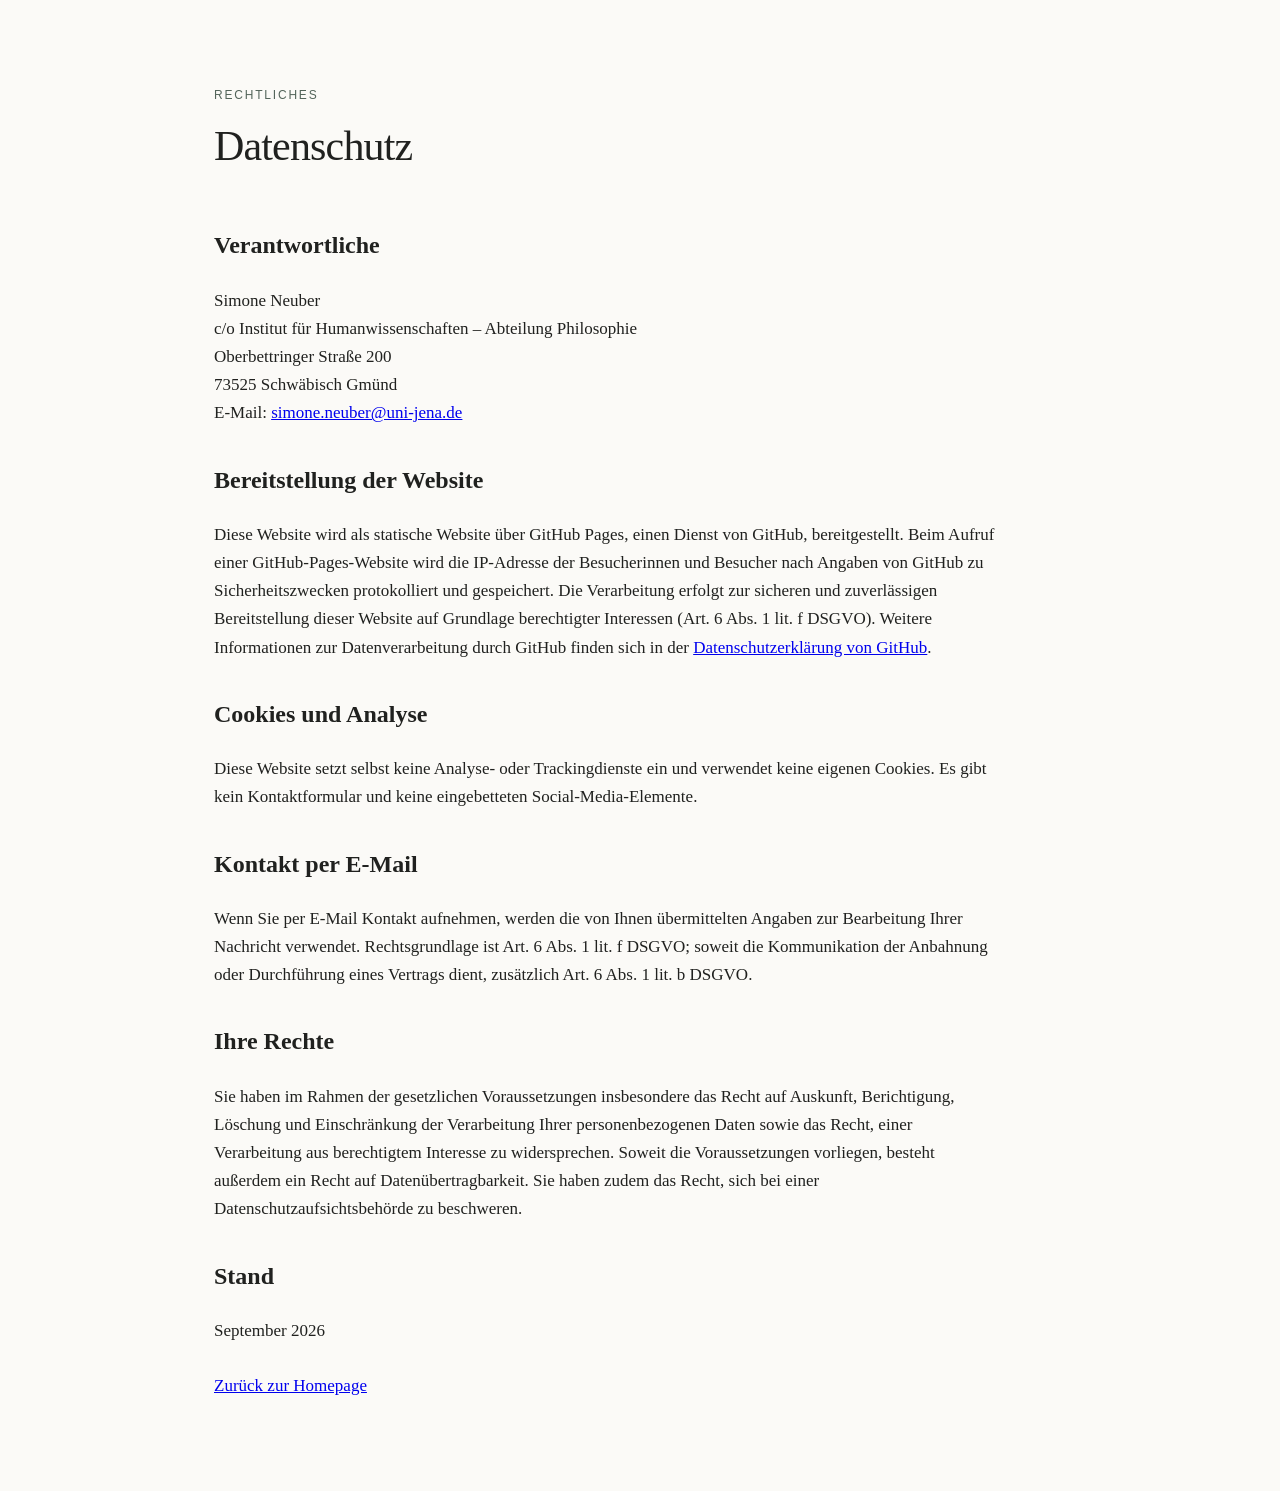
<file: datenschutz.html>
<!doctype html><html lang="de"><head><meta charset="utf-8"><meta name="viewport" content="width=device-width,initial-scale=1"><title>Datenschutz · Simone Neuber</title><link rel="stylesheet" href="styles.css"></head><body><main class="legal-page"><article class="cv-article"><div class="eyebrow">Rechtliches</div><h1 class="cv-title">Datenschutz</h1><h2>Verantwortliche</h2><p>Simone Neuber<br>c/o Institut für Humanwissenschaften – Abteilung Philosophie<br>Oberbettringer Straße 200<br>73525 Schwäbisch Gmünd<br>E-Mail: <a href="mailto:simone.neuber@uni-jena.de">simone.neuber@uni-jena.de</a></p><h2>Bereitstellung der Website</h2><p>Diese Website wird als statische Website über GitHub Pages, einen Dienst von GitHub, bereitgestellt. Beim Aufruf einer GitHub-Pages-Website wird die IP-Adresse der Besucherinnen und Besucher nach Angaben von GitHub zu Sicherheitszwecken protokolliert und gespeichert. Die Verarbeitung erfolgt zur sicheren und zuverlässigen Bereitstellung dieser Website auf Grundlage berechtigter Interessen (Art. 6 Abs. 1 lit. f DSGVO). Weitere Informationen zur Datenverarbeitung durch GitHub finden sich in der <a href="https://docs.github.com/de/site-policy/privacy-policies/github-general-privacy-statement">Datenschutzerklärung von GitHub</a>.</p><h2>Cookies und Analyse</h2><p>Diese Website setzt selbst keine Analyse- oder Trackingdienste ein und verwendet keine eigenen Cookies. Es gibt kein Kontaktformular und keine eingebetteten Social-Media-Elemente.</p><h2>Kontakt per E-Mail</h2><p>Wenn Sie per E-Mail Kontakt aufnehmen, werden die von Ihnen übermittelten Angaben zur Bearbeitung Ihrer Nachricht verwendet. Rechtsgrundlage ist Art. 6 Abs. 1 lit. f DSGVO; soweit die Kommunikation der Anbahnung oder Durchführung eines Vertrags dient, zusätzlich Art. 6 Abs. 1 lit. b DSGVO.</p><h2>Ihre Rechte</h2><p>Sie haben im Rahmen der gesetzlichen Voraussetzungen insbesondere das Recht auf Auskunft, Berichtigung, Löschung und Einschränkung der Verarbeitung Ihrer personenbezogenen Daten sowie das Recht, einer Verarbeitung aus berechtigtem Interesse zu widersprechen. Soweit die Voraussetzungen vorliegen, besteht außerdem ein Recht auf Datenübertragbarkeit. Sie haben zudem das Recht, sich bei einer Datenschutzaufsichtsbehörde zu beschweren.</p><h2>Stand</h2><p>September 2026</p><p><a href="index.html">Zurück zur Homepage</a></p></article></main></body></html>
</file>
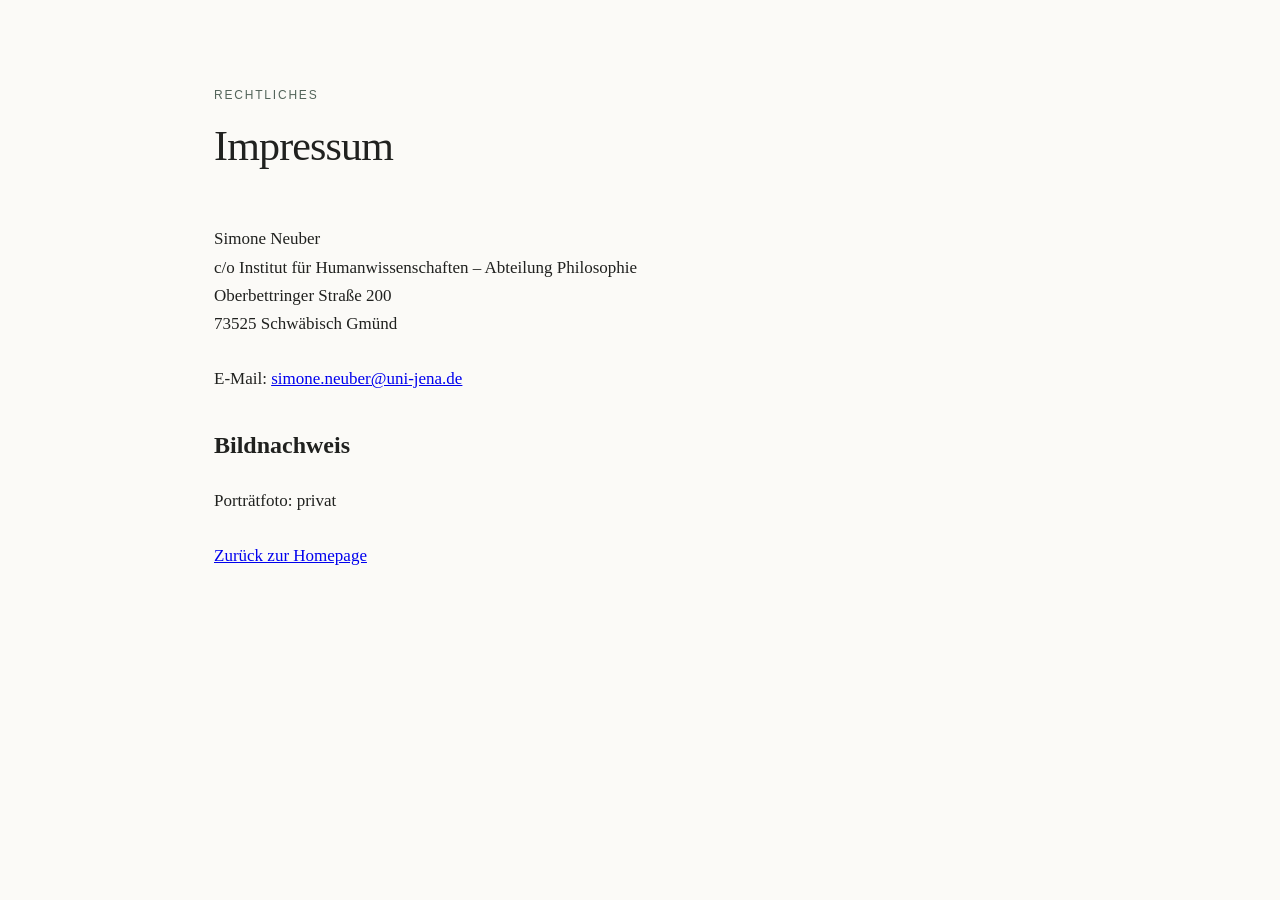
<file: impressum.html>
<!doctype html><html lang="de"><head><meta charset="utf-8"><meta name="viewport" content="width=device-width,initial-scale=1"><title>Impressum · Simone Neuber</title><link rel="stylesheet" href="styles.css"></head><body><main class="legal-page"><article class="cv-article"><div class="eyebrow">Rechtliches</div><h1 class="cv-title">Impressum</h1><p>Simone Neuber<br>c/o Institut für Humanwissenschaften – Abteilung Philosophie<br>Oberbettringer Straße 200<br>73525 Schwäbisch Gmünd</p><p>E-Mail: <a href="mailto:simone.neuber@uni-jena.de">simone.neuber@uni-jena.de</a></p><h2>Bildnachweis</h2><p>Porträtfoto: privat</p><p><a href="index.html">Zurück zur Homepage</a></p></article></main></body></html>
</file>
<file: styles.css>
:root{--ink:#20211f;--muted:#6d706a;--line:#dedfd9;--paper:#fbfaf7;--accent:#53645a;--soft:#f0f1ec}
*{box-sizing:border-box} body{margin:0;background:var(--paper);color:var(--ink);font-family:Georgia,"Times New Roman",serif;line-height:1.72}
header{border-bottom:1px solid var(--line);background:rgba(251,250,247,.97);position:sticky;top:0;z-index:2}
.nav{max-width:1180px;margin:auto;padding:20px 34px;display:flex;align-items:center;gap:64px}
.name{font-family:Arial,sans-serif;font-weight:650;letter-spacing:.02em;margin-right:auto}
nav{display:flex;gap:34px;margin-left:auto}nav a{font:13px Arial,sans-serif;text-transform:uppercase;letter-spacing:.09em;color:var(--muted);text-decoration:none}
.hero{max-width:1120px;margin:auto;padding:72px 34px 38px;display:grid;grid-template-columns:477px 245px;gap:28px;justify-content:start}
.hero h1{font-size:52px;line-height:1.05;margin:0 0 18px;font-weight:500;letter-spacing:-.025em}
.position{font:16px/1.55 Arial,sans-serif;color:var(--muted)} .portrait{height:310px;border:1px solid var(--line);background:var(--soft);display:flex;align-items:center;justify-content:center;font:12px Arial,sans-serif;color:var(--muted);letter-spacing:.08em;text-transform:uppercase}
main{max-width:1120px;margin:auto;padding:0 34px 110px}.article{max-width:750px}.eyebrow{font:12px Arial,sans-serif;text-transform:uppercase;letter-spacing:.15em;color:var(--accent);margin:24px 0 22px}
p{font-size:17px;font-weight:400;line-height:1.66;margin:0 0 27px}.article>p:first-of-type{font-size:17px;line-height:1.66}
h2.major{font-size:29px;line-height:1.25;font-weight:500;margin:82px 0 34px;padding-top:30px;border-top:1px solid var(--line)}
h2.major span{color:inherit;font-weight:inherit} h2.section-title{font-size:32px;line-height:1.2;font-weight:500;margin:76px 0 30px;padding-top:28px;border-top:1px solid var(--line)}
h3.work-title{font-size:18px;line-height:1.45;margin:42px 0 9px;font-weight:600}
.keywords-label,.pub-label{font-family:Arial,sans-serif;font-size:13px;line-height:1.55;font-weight:600;letter-spacing:.015em;margin-top:46px;margin-bottom:14px;color:var(--ink)}.keywords-label{font-size:14px;margin-top:50px;margin-bottom:12px}.pub-label span{font-family:inherit;font-size:inherit;line-height:inherit;font-weight:inherit;color:inherit;letter-spacing:inherit}
.keywords{margin:16px 0 38px;font:15px/1.9 Arial,sans-serif;color:var(--ink);max-width:860px;letter-spacing:.005em}.keywords span{font:inherit;padding:0;border:0;background:none}.keywords span:not(:last-child)::after{content:" · ";color:var(--muted)}
em{font-style:italic} footer{border-top:1px solid var(--line);padding:30px 34px;color:var(--muted);font:12px Arial,sans-serif}
@media(max-width:760px){.nav{padding:14px 24px;gap:10px 22px;flex-wrap:wrap}.name{width:100%;margin-right:0}.nav nav{display:flex;flex-wrap:wrap;gap:10px 22px;margin-left:0}.nav nav a{font-size:12px}.hero{grid-template-columns:1fr;padding-top:46px}.portrait{display:flex;width:160px;height:auto;min-height:205px;margin-top:8px}.hero h1{font-size:40px}main{padding-left:24px;padding-right:24px}p{font-size:17px}.article>p:first-of-type{font-size:17px}}

.research-detail{border-top:1px solid var(--line);margin:0;padding:0}
.research-detail:last-of-type{border-bottom:1px solid var(--line)}
.research-detail summary{list-style:none;cursor:pointer;position:relative;padding:25px 44px 25px 0;font-size:25px;line-height:1.25;font-weight:500}
.research-detail summary::-webkit-details-marker{display:none}
.research-detail summary::after{content:"+";position:absolute;right:4px;top:22px;font:300 26px/1 Arial,sans-serif;color:var(--muted)}
.research-detail[open] summary::after{content:"–"}
.research-detail[open] summary{padding-bottom:19px}
.detail-body{padding:0 0 25px}
.detail-body p:last-child{margin-bottom:0}

nav a{cursor:pointer}.nav nav a.active{color:var(--ink)}
.page{display:none}.page.active{display:block}
.cv-wrap{max-width:1120px;margin:auto;padding:68px 34px 110px}.cv-article{max-width:790px}
.cv-title{font-size:42px;line-height:1.08;font-weight:500;letter-spacing:-.02em;margin:0 0 56px}
.cv-section{margin:0 0 66px}.cv-section h2{font-size:27px;line-height:1.25;font-weight:500;margin:0 0 28px;padding-top:26px;border-top:1px solid var(--line)}
.cv-row{display:grid;grid-template-columns:125px 1fr;column-gap:28px;padding:10px 0 12px;border-bottom:1px solid rgba(222,223,217,.55)}
.cv-year{font:13px/1.55 Arial,sans-serif;color:var(--muted);letter-spacing:.02em;padding-top:3px}.cv-text{font-size:16.5px;line-height:1.55}.cv-text strong{font-weight:600}.cv-note{color:var(--muted);font-size:15px}.cv-row:last-child{border-bottom:0}
.placeholder{max-width:790px;margin:auto;padding:80px 34px 120px}.placeholder h1{font-size:42px;font-weight:500;margin:0 0 18px}.placeholder p{color:var(--muted)}
@media(max-width:760px){.cv-wrap{padding:48px 24px 80px}.cv-title{font-size:36px}.cv-row{grid-template-columns:1fr;gap:3px}.cv-year{padding-top:0}.nav{padding-left:24px;padding-right:24px;overflow-x:auto}.nav nav{display:flex;white-space:nowrap;gap:18px;margin-left:0}.nav nav a{font-size:11px}}
.cv-contact{margin-top:44px;padding-top:18px;border-top:1px solid var(--line);font-size:.88rem;color:var(--muted)}.cv-contact a,footer a{color:inherit;text-decoration:none;border-bottom:1px solid rgba(91,84,76,.35)}.cv-contact a:hover,footer a:hover{color:var(--ink);border-color:var(--ink)}

.pub-wrap{max-width:1120px;margin:auto;padding:68px 34px 110px}.pub-article{max-width:830px}.pub-title{font-size:42px;line-height:1.08;font-weight:500;letter-spacing:-.02em;margin:0 0 56px}.pub-section{margin:0 0 64px}.pub-section h2{font-size:27px;line-height:1.25;font-weight:500;margin:0 0 27px;padding-top:26px;border-top:1px solid var(--line)}.pub-subhead{font:600 13px/1.5 Arial,sans-serif;letter-spacing:.025em;color:var(--muted);margin:30px 0 15px}.pub-entry{display:grid;grid-template-columns:36px 1fr;column-gap:14px;padding:9px 0;font-size:16.5px;line-height:1.58}.pub-entry.no-num{grid-template-columns:1fr}.pub-num{font:13px/1.7 Arial,sans-serif;color:var(--muted);padding-top:1px;text-align:right}.pub-entry p{font-size:16.5px;line-height:1.58;margin:0}.pub-note{color:var(--muted);font-size:14.5px}.pub-section .pub-entry+ .pub-entry{border-top:1px solid rgba(222,223,217,.35)}
@media(max-width:760px){.pub-wrap{padding:48px 24px 80px}.pub-title{font-size:36px}.pub-entry{grid-template-columns:30px 1fr;column-gap:10px}}

.teaching-wrap{max-width:1120px;margin:auto;padding:66px 34px 110px}.teaching-article{max-width:830px}.teaching-title{font-size:42px;line-height:1.12;font-weight:500;letter-spacing:-.018em;margin:0 0 54px}.teaching-section{margin-top:64px}.teaching-section:first-of-type{margin-top:0}.teaching-section h2{font-size:27px;line-height:1.25;font-weight:500;margin:0 0 8px;padding-top:26px;border-top:1px solid var(--line)}.teaching-places{font:13px/1.6 Arial,sans-serif;color:var(--muted);letter-spacing:.025em;margin:0 0 30px}.teaching-section h3{font:600 13px/1.5 Arial,sans-serif;letter-spacing:.07em;text-transform:uppercase;color:var(--accent);margin:46px 0 12px}.course-list{list-style:none;padding:0;margin:0}.course-list li{display:grid;grid-template-columns:minmax(0,1fr) 250px;gap:28px;padding:12px 0;border-bottom:1px solid rgba(222,223,217,.72)}.course-title{font-size:16px;line-height:1.48}.course-meta{font:12.5px/1.55 Arial,sans-serif;color:var(--muted);padding-top:2px}.teaching-note{font-size:16px;line-height:1.62;margin:10px 0 24px}.teaching-tail{margin-bottom:42px}@media(max-width:760px){.teaching-wrap{padding:46px 24px 80px}.teaching-title{font-size:34px}.course-list li{grid-template-columns:1fr;gap:4px;padding:14px 0}.teaching-section h2{font-size:24px}}

@media print{
  .pub-entry,.pub-entry p{line-height:1.58!important;}
  .pub-entry p{margin:0!important;}
  .pub-entry{padding-top:9px!important;padding-bottom:9px!important;}
}


/* Kleine technische Ergänzungen für die veröffentlichte Fassung */
a:focus-visible, summary:focus-visible{outline:2px solid var(--accent);outline-offset:4px}
@media print{header{position:static}.page{display:block!important;page-break-before:always}.page:first-of-type{page-break-before:auto}footer{margin-top:24px}}

/* Legal pages and footer credit */
.site-credit{font-size:.78em;opacity:.72}
.legal-page{max-width:900px;margin:0 auto;padding:64px 24px}
.legal-page h2{margin-top:2rem}

/* Keep short parenthetical compounds typographically intact. */
.nowrap { white-space: nowrap; }

.nowrap { white-space: nowrap; }
</file>
